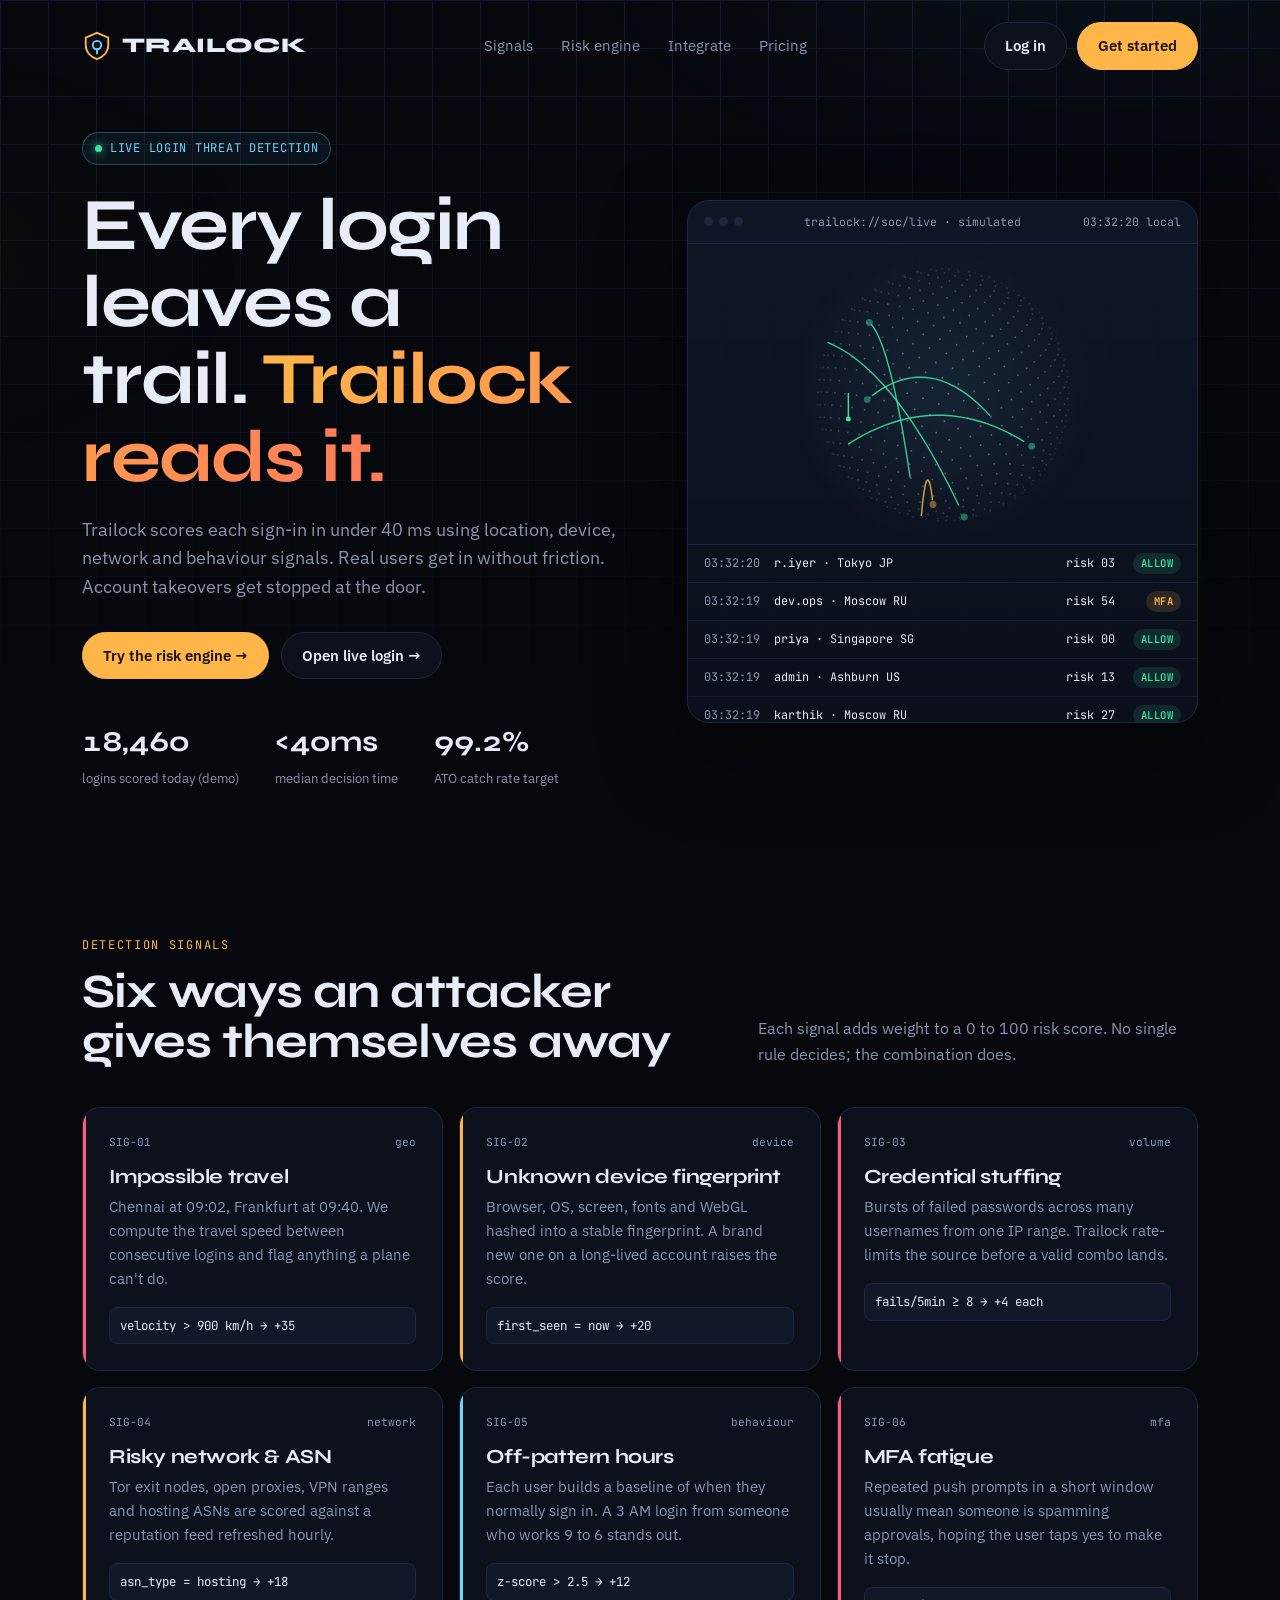
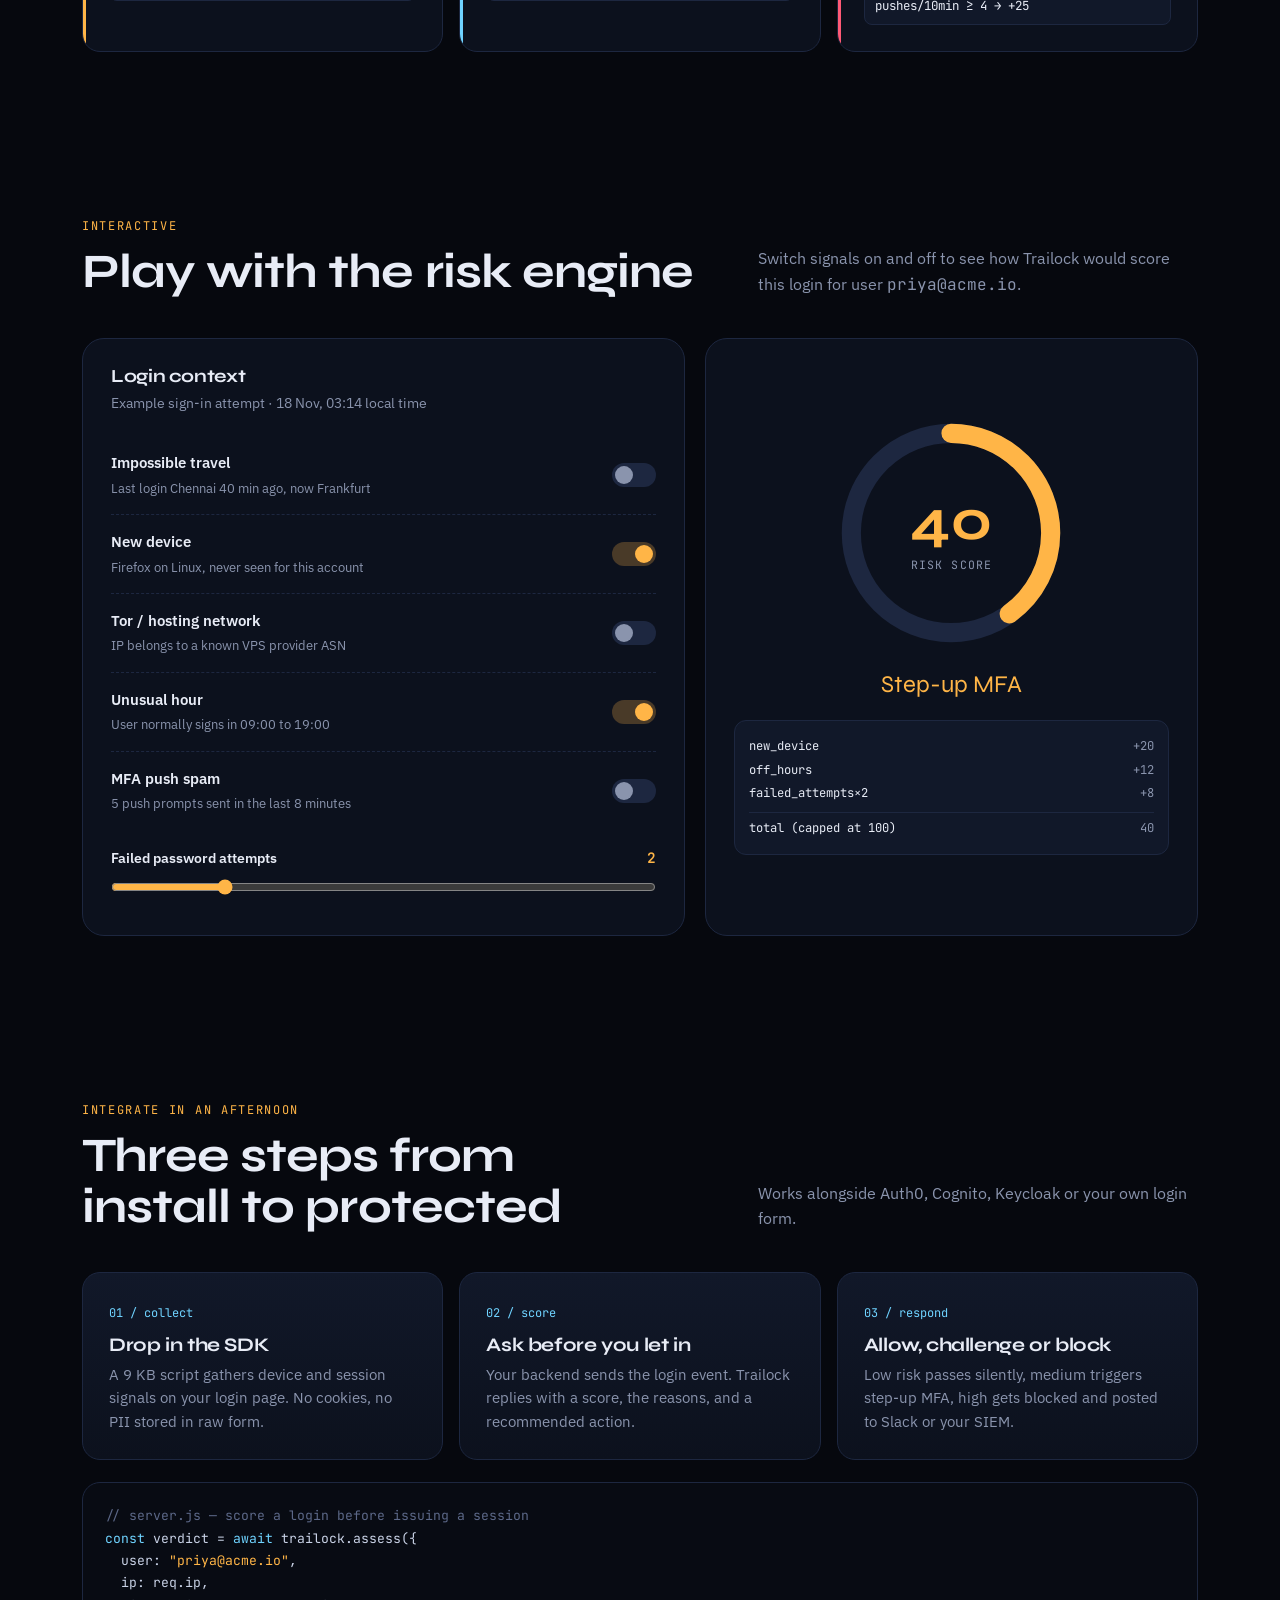
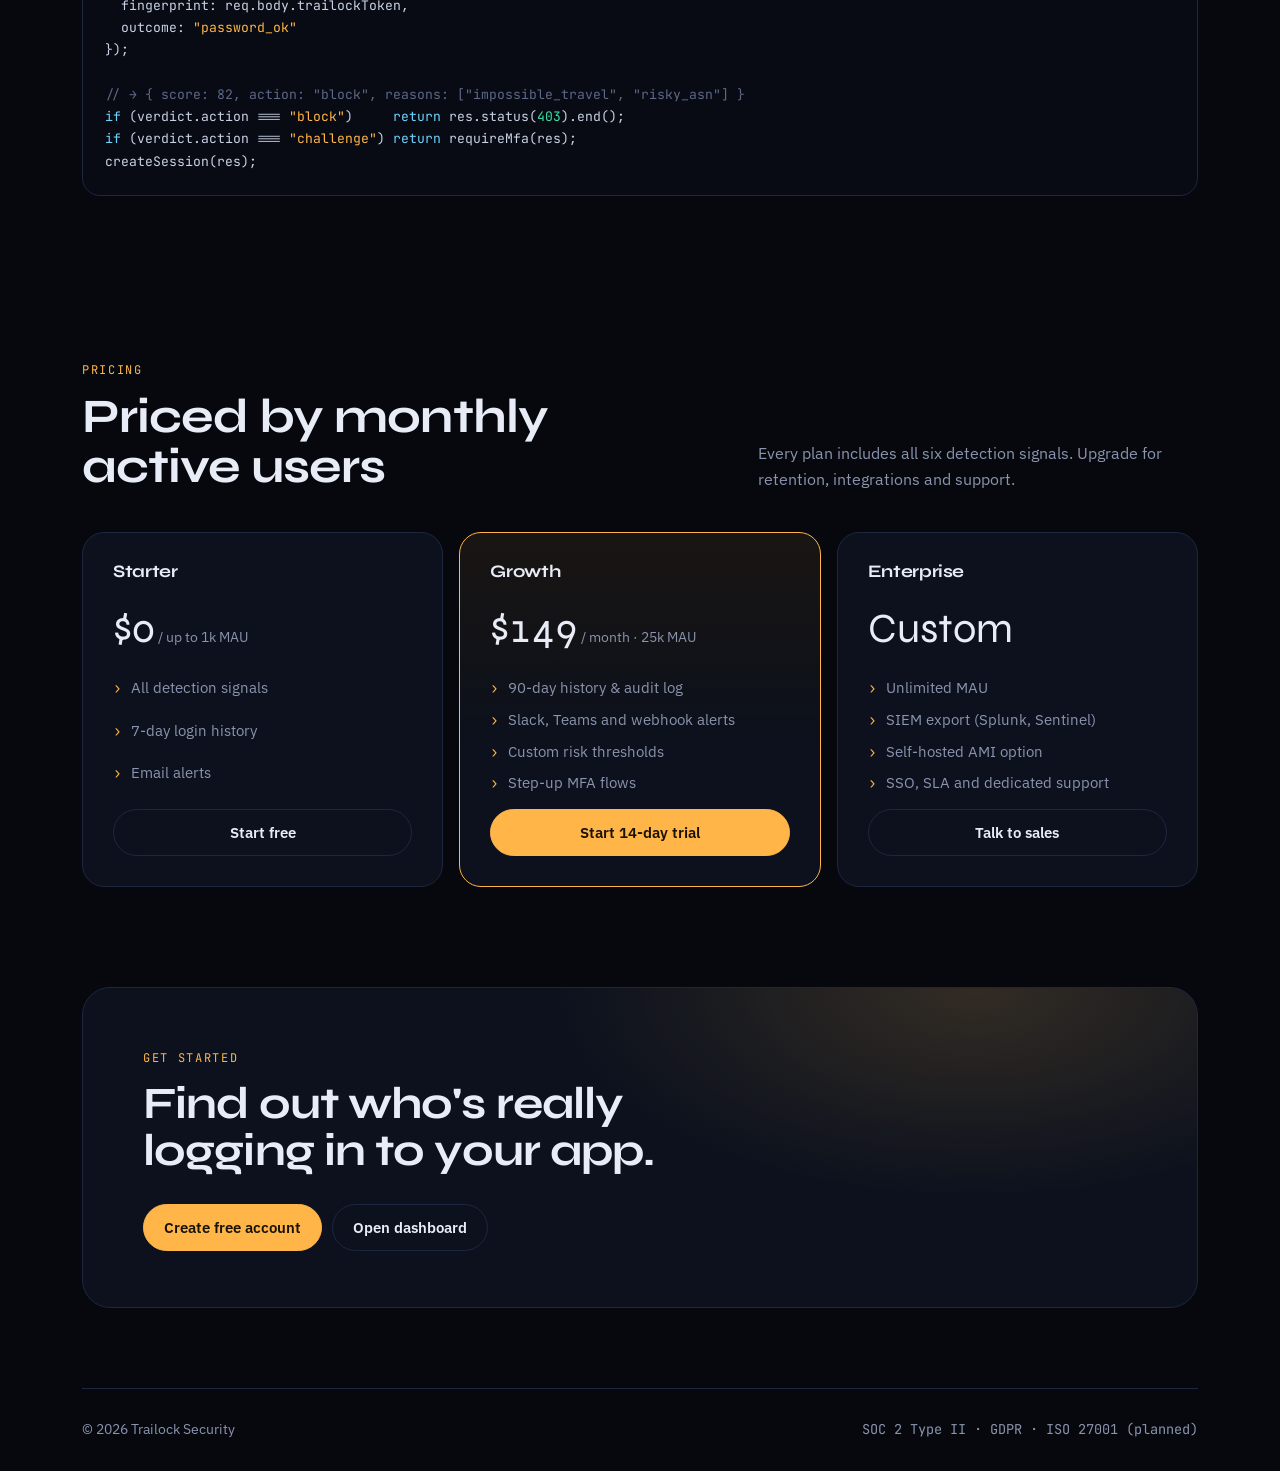
<file: static/index.html>
<!DOCTYPE html>
<html lang="en">
<head>
<meta charset="utf-8">
<meta name="viewport" content="width=device-width, initial-scale=1">
<title>Trailock Login Defense</title>
<link rel="preconnect" href="https://fonts.googleapis.com">
<link rel="preconnect" href="https://fonts.gstatic.com" crossorigin>
<link href="https://fonts.googleapis.com/css2?family=Syne:wght@600;700;800&family=IBM+Plex+Sans:wght@400;500;600&family=JetBrains+Mono:wght@400;600&display=swap" rel="stylesheet">
<style>
/* Layout idea: a night-shift SOC console. Rotating login globe + live feed up top,
   a playable risk engine in the middle, signals / flow / pricing below. Single dark theme by choice. */
:root{
  --bg:#06080e; --panel:#0c111d; --panel-2:#111829; --line:#1d2740;
  --text:#e8ecf6; --muted:#8a94ad;
  --amber:#ffb547; --ice:#6fd3ff; --danger:#ff5a76; --ok:#3ee0a4;
  --display:"Syne", "Segoe UI", system-ui, sans-serif;
  --body:"IBM Plex Sans", "Segoe UI", system-ui, sans-serif;
  --mono:"JetBrains Mono", ui-monospace, Consolas, monospace;
  color-scheme:dark;
}
*{box-sizing:border-box;margin:0;padding:0}
html{scroll-behavior:smooth}
body{background:var(--bg);color:var(--text);font-family:var(--body);line-height:1.6;overflow-x:hidden}
body::before{content:"";position:fixed;inset:0;pointer-events:none;z-index:0;
  background:
   radial-gradient(900px 500px at 85% -10%, rgba(111,211,255,.10), transparent 60%),
   radial-gradient(700px 400px at -10% 30%, rgba(255,181,71,.07), transparent 60%),
   linear-gradient(var(--line) 1px, transparent 1px) 0 0/48px 48px,
   linear-gradient(90deg, var(--line) 1px, transparent 1px) 0 0/48px 48px;
  opacity:.55; mask-image:linear-gradient(#000 0%, transparent 85%)}
a{color:inherit;text-decoration:none}
.wrap{max-width:1180px;margin:0 auto;padding:0 clamp(16px,4vw,32px);position:relative;z-index:1}
h1,h2,h3{font-family:var(--display);line-height:1.05;text-wrap:balance;letter-spacing:-.02em}
.mono{font-family:var(--mono)}
:focus-visible{outline:2px solid var(--amber);outline-offset:3px;border-radius:6px}

/* nav */
nav{display:flex;align-items:center;justify-content:space-between;padding:22px 0;gap:16px}
.logo{display:flex;align-items:center;gap:10px;font-family:var(--display);font-weight:800;font-size:1.3rem;letter-spacing:.02em}
.logo svg{width:30px;height:30px}
.links{display:flex;gap:28px;font-size:.92rem;color:var(--muted)}
.links a:hover{color:var(--text)}
.btn{display:inline-flex;align-items:center;gap:8px;padding:11px 20px;border-radius:999px;font-weight:600;font-size:.92rem;border:1px solid var(--line);background:var(--panel);color:var(--text);cursor:pointer;transition:.2s;font-family:var(--body)}
.btn:hover{border-color:var(--ice)}
.btn.primary{background:var(--amber);color:#1a1205;border-color:var(--amber);box-shadow:0 0 0 0 rgba(255,181,71,.5)}
.btn.primary:hover{box-shadow:0 0 28px rgba(255,181,71,.45)}

/* hero */
.hero{display:grid;grid-template-columns:1.05fr .95fr;gap:40px;align-items:center;padding:40px 0 60px}
.tag{display:inline-flex;align-items:center;gap:8px;font-family:var(--mono);font-size:.75rem;color:var(--ice);border:1px solid rgba(111,211,255,.3);padding:6px 12px;border-radius:999px;background:rgba(111,211,255,.06);letter-spacing:.06em;text-transform:uppercase}
.dot{width:7px;height:7px;border-radius:50%;background:var(--ok);box-shadow:0 0 10px var(--ok);animation:pulse 1.6s infinite}
@keyframes pulse{50%{opacity:.35}}
.hero h1{font-size:clamp(2.6rem,6vw,4.6rem);margin:22px 0 20px}
.hero h1 em{font-style:normal;background:linear-gradient(90deg,var(--amber),#ff7a59);-webkit-background-clip:text;background-clip:text;color:transparent}
.hero p.lead{color:var(--muted);font-size:1.12rem;max-width:52ch}
.cta{display:flex;gap:12px;margin-top:30px;flex-wrap:wrap}
.stats{display:flex;gap:36px;margin-top:40px;flex-wrap:wrap}
.stats b{display:block;font-family:var(--display);font-size:1.8rem;font-variant-numeric:tabular-nums}
.stats span{font-size:.82rem;color:var(--muted)}

.console{position:relative;border:1px solid var(--line);border-radius:22px;background:linear-gradient(180deg,rgba(17,24,41,.85),rgba(12,17,29,.9));overflow:hidden;box-shadow:0 30px 80px rgba(0,0,0,.5)}
.console-head{display:flex;justify-content:space-between;align-items:center;padding:12px 16px;border-bottom:1px solid var(--line);font-family:var(--mono);font-size:.72rem;color:var(--muted)}
.console-head .lights{display:flex;gap:6px}.lights i{width:9px;height:9px;border-radius:50%;background:var(--line)}
#globe{display:block;width:100%;height:300px}
.feed{border-top:1px solid var(--line);font-family:var(--mono);font-size:.74rem;height:178px;overflow:hidden}
.row{display:grid;grid-template-columns:62px 1fr 92px 58px;gap:8px;padding:8px 16px;border-bottom:1px solid rgba(29,39,64,.6);align-items:center;animation:slide .4s ease}
@keyframes slide{from{background:rgba(255,181,71,.08)}}
.row .who{white-space:nowrap;overflow:hidden;text-overflow:ellipsis}
.row .t{color:var(--muted)}
.pill{justify-self:end;padding:2px 8px;border-radius:999px;font-size:.66rem;font-weight:600;letter-spacing:.04em}
.pill.allow{background:rgba(62,224,164,.12);color:var(--ok)}
.pill.mfa{background:rgba(255,181,71,.14);color:var(--amber)}
.pill.block{background:rgba(255,90,118,.14);color:var(--danger)}
.score{text-align:right;font-variant-numeric:tabular-nums}

/* sections */
section{padding:80px 0}
.eyebrow{font-family:var(--mono);font-size:.75rem;color:var(--amber);letter-spacing:.14em;text-transform:uppercase}
.sec-head{display:flex;justify-content:space-between;align-items:end;gap:30px;flex-wrap:wrap;margin-bottom:40px}
.sec-head h2{font-size:clamp(2rem,4vw,3rem);margin-top:10px;max-width:18ch}
.sec-head p{color:var(--muted);max-width:44ch}

/* signals */
.grid{display:grid;grid-template-columns:repeat(3,1fr);gap:16px}
.card{position:relative;padding:26px;border:1px solid var(--line);border-radius:18px;background:var(--panel);transition:.25s;overflow:hidden}
.card:hover{border-color:rgba(111,211,255,.45);transform:translateY(-3px)}
.card::after{content:"";position:absolute;left:0;top:0;bottom:0;width:3px;background:var(--sev,var(--ice))}
.card .k{font-family:var(--mono);font-size:.7rem;color:var(--muted);display:flex;justify-content:space-between}
.card h3{font-size:1.25rem;margin:14px 0 8px}
.card p{color:var(--muted);font-size:.93rem}
.card .metric{margin-top:16px;font-family:var(--mono);font-size:.78rem;color:var(--text);background:var(--panel-2);padding:8px 10px;border-radius:8px;border:1px solid var(--line)}

/* risk engine */
.engine{display:grid;grid-template-columns:1.1fr .9fr;gap:20px}
.panel{border:1px solid var(--line);border-radius:22px;background:var(--panel);padding:28px}
.panel h3{font-size:1.15rem;margin-bottom:6px}
.panel .sub{color:var(--muted);font-size:.88rem;margin-bottom:22px}
.toggle{display:flex;align-items:center;justify-content:space-between;gap:14px;padding:14px 0;border-bottom:1px dashed var(--line);cursor:pointer}
.toggle:last-of-type{border-bottom:0}
.toggle .lbl b{display:block;font-weight:600;font-size:.95rem}
.toggle .lbl span{font-size:.8rem;color:var(--muted)}
.sw{position:relative;width:44px;height:24px;flex:none}
.sw input{position:absolute;opacity:0;inset:0;cursor:pointer}
.sw i{position:absolute;inset:0;border-radius:999px;background:var(--line);transition:.2s}
.sw i::after{content:"";position:absolute;width:18px;height:18px;left:3px;top:3px;border-radius:50%;background:var(--muted);transition:.2s}
.sw input:checked+i{background:rgba(255,181,71,.25)}
.sw input:checked+i::after{left:23px;background:var(--amber)}
.sw input:focus-visible+i{outline:2px solid var(--amber);outline-offset:2px}
.range{padding:16px 0 4px}
.range label{display:flex;justify-content:space-between;font-size:.9rem;font-weight:600}
.range label span{font-family:var(--mono);color:var(--amber)}
input[type=range]{width:100%;margin-top:10px;accent-color:var(--amber)}
.verdict{display:flex;flex-direction:column;align-items:center;justify-content:center;text-align:center}
.gauge{position:relative;width:230px;height:230px}
.gauge svg{width:100%;height:100%;transform:rotate(-90deg)}
.gauge .num{position:absolute;inset:0;display:flex;flex-direction:column;align-items:center;justify-content:center}
.gauge .num b{font-family:var(--display);font-size:3.6rem;font-variant-numeric:tabular-nums;line-height:1}
.gauge .num span{font-family:var(--mono);font-size:.72rem;color:var(--muted);margin-top:6px;letter-spacing:.1em}
.decision{margin-top:18px;font-family:var(--display);font-size:1.5rem}
.why{margin-top:16px;width:100%;text-align:left;font-family:var(--mono);font-size:.76rem;color:var(--muted);background:var(--panel-2);border:1px solid var(--line);border-radius:12px;padding:14px;min-height:96px}
.why div{display:flex;justify-content:space-between;padding:2px 0}
.why div b{color:var(--text);font-weight:400}

/* flow */
.flow{display:grid;grid-template-columns:repeat(3,1fr);gap:16px;counter-reset:s}
.step{padding:26px;border-radius:18px;border:1px solid var(--line);background:linear-gradient(180deg,var(--panel-2),var(--panel))}
.step .n{font-family:var(--mono);font-size:.75rem;color:var(--ice)}
.step h3{font-size:1.2rem;margin:10px 0 8px}
.step p{color:var(--muted);font-size:.92rem}
pre{margin-top:22px;padding:22px;border-radius:18px;border:1px solid var(--line);background:#080b13;font-family:var(--mono);font-size:.82rem;line-height:1.7;overflow-x:auto;color:#c9d2e6}
pre .c{color:#5c6888}.s{color:var(--amber)}.k2{color:var(--ice)}.g{color:var(--ok)}

/* pricing */
.prices{display:grid;grid-template-columns:repeat(3,1fr);gap:16px}
.price{padding:30px;border:1px solid var(--line);border-radius:22px;background:var(--panel);display:flex;flex-direction:column;gap:14px}
.price.hot{border-color:var(--amber);background:linear-gradient(180deg,rgba(255,181,71,.08),var(--panel) 60%)}
.price h3{font-size:1.1rem}
.price .amt{font-family:var(--display);font-size:2.6rem;font-variant-numeric:tabular-nums}
.price .amt small{font-size:.9rem;color:var(--muted);font-family:var(--body);font-weight:400}
.price ul{list-style:none;display:grid;gap:8px;font-size:.92rem;color:var(--muted);flex:1}
.price li::before{content:"› ";color:var(--amber);font-family:var(--mono)}
.price .btn{justify-content:center}

/* final cta */
.final{margin:20px 0 80px;padding:56px clamp(20px,5vw,60px);border-radius:28px;border:1px solid var(--line);background:radial-gradient(600px 300px at 80% 0%,rgba(255,181,71,.16),transparent 70%),var(--panel);display:flex;justify-content:space-between;align-items:center;gap:30px;flex-wrap:wrap}
.final h2{font-size:clamp(1.8rem,4vw,2.8rem);max-width:20ch}
form.demo{display:flex;gap:10px;flex-wrap:wrap}
form.demo input{padding:12px 18px;border-radius:999px;border:1px solid var(--line);background:var(--bg);color:var(--text);font-family:var(--body);min-width:240px;font-size:.92rem}
.note{font-size:.82rem;color:var(--ok);margin-top:10px;min-height:1.2em;font-family:var(--mono)}
footer{border-top:1px solid var(--line);padding:30px 0;color:var(--muted);font-size:.85rem;display:flex;justify-content:space-between;flex-wrap:wrap;gap:12px}

@media (max-width:920px){
  .hero,.engine{grid-template-columns:1fr}
  .grid,.flow,.prices{grid-template-columns:1fr 1fr}
  .links{display:none}
}
@media (max-width:600px){
  .grid,.flow,.prices{grid-template-columns:1fr}
  .row{grid-template-columns:52px 1fr 54px}
  .row .t{display:none}
}
@media (prefers-reduced-motion:reduce){*{animation:none!important;transition:none!important}html{scroll-behavior:auto}}
</style>
</head>
<body>
<div class="wrap">
  <nav>
    <a class="logo" href="#top" aria-label="Trailock home">
      <svg viewBox="0 0 32 32" fill="none" aria-hidden="true"><path d="M16 2 28 7v8c0 7.5-5.2 12.8-12 15C9.2 27.8 4 22.5 4 15V7l12-5Z" stroke="#ffb547" stroke-width="2"/><circle cx="16" cy="15" r="4.5" stroke="#6fd3ff" stroke-width="2"/><path d="M16 19.5V24" stroke="#6fd3ff" stroke-width="2" stroke-linecap="round"/></svg>
      TRAILOCK
    </a>
    <div class="links">
      <a href="#signals">Signals</a><a href="#engine">Risk engine</a><a href="#how">Integrate</a><a href="#pricing">Pricing</a>
    </div>
    <div style="display:flex;gap:10px"><a class="btn" href="/login">Log in</a><a class="btn primary" href="/register">Get started</a></div>
  </nav>

  <header class="hero" id="top">
    <div>
      <span class="tag"><i class="dot"></i>Live login threat detection</span>
      <h1>Every login leaves a trail. <em>Trailock reads it.</em></h1>
      <p class="lead">Trailock scores each sign-in in under 40 ms using location, device, network and behaviour signals. Real users get in without friction. Account takeovers get stopped at the door.</p>
      <div class="cta">
        <a class="btn primary" href="#engine">Try the risk engine →</a>
        <a class="btn" href="/login">Open live login →</a>
      </div>
      <div class="stats">
        <div><b id="c1">0</b><span>logins scored today (demo)</span></div>
        <div><b>&lt;40ms</b><span>median decision time</span></div>
        <div><b>99.2%</b><span>ATO catch rate target</span></div>
      </div>
    </div>

    <div class="console" aria-label="Simulated live login monitor">
      <div class="console-head"><div class="lights"><i></i><i></i><i></i></div><span>trailock://soc/live · simulated</span><span id="clock">--:--:--</span></div>
      <canvas id="globe" aria-hidden="true"></canvas>
      <div class="feed" id="feed"></div>
    </div>
  </header>
</div>

<section id="signals">
  <div class="wrap">
    <div class="sec-head">
      <div><span class="eyebrow">Detection signals</span><h2>Six ways an attacker gives themselves away</h2></div>
      <p>Each signal adds weight to a 0 to 100 risk score. No single rule decides; the combination does.</p>
    </div>
    <div class="grid">
      <article class="card" style="--sev:var(--danger)"><div class="k"><span>SIG-01</span><span>geo</span></div><h3>Impossible travel</h3><p>Chennai at 09:02, Frankfurt at 09:40. We compute the travel speed between consecutive logins and flag anything a plane can't do.</p><div class="metric">velocity &gt; 900 km/h → +35</div></article>
      <article class="card" style="--sev:var(--amber)"><div class="k"><span>SIG-02</span><span>device</span></div><h3>Unknown device fingerprint</h3><p>Browser, OS, screen, fonts and WebGL hashed into a stable fingerprint. A brand new one on a long-lived account raises the score.</p><div class="metric">first_seen = now → +20</div></article>
      <article class="card" style="--sev:var(--danger)"><div class="k"><span>SIG-03</span><span>volume</span></div><h3>Credential stuffing</h3><p>Bursts of failed passwords across many usernames from one IP range. Trailock rate-limits the source before a valid combo lands.</p><div class="metric">fails/5min ≥ 8 → +4 each</div></article>
      <article class="card" style="--sev:var(--amber)"><div class="k"><span>SIG-04</span><span>network</span></div><h3>Risky network &amp; ASN</h3><p>Tor exit nodes, open proxies, VPN ranges and hosting ASNs are scored against a reputation feed refreshed hourly.</p><div class="metric">asn_type = hosting → +18</div></article>
      <article class="card" style="--sev:var(--ice)"><div class="k"><span>SIG-05</span><span>behaviour</span></div><h3>Off-pattern hours</h3><p>Each user builds a baseline of when they normally sign in. A 3 AM login from someone who works 9 to 6 stands out.</p><div class="metric">z-score &gt; 2.5 → +12</div></article>
      <article class="card" style="--sev:var(--danger)"><div class="k"><span>SIG-06</span><span>mfa</span></div><h3>MFA fatigue</h3><p>Repeated push prompts in a short window usually mean someone is spamming approvals, hoping the user taps yes to make it stop.</p><div class="metric">pushes/10min ≥ 4 → +25</div></article>
    </div>
  </div>
</section>

<section id="engine">
  <div class="wrap">
    <div class="sec-head">
      <div><span class="eyebrow">Interactive</span><h2>Play with the risk engine</h2></div>
      <p>Switch signals on and off to see how Trailock would score this login for user <span class="mono">priya@acme.io</span>.</p>
    </div>
    <div class="engine">
      <div class="panel">
        <h3>Login context</h3>
        <p class="sub">Example sign-in attempt · 18 Nov, 03:14 local time</p>
        <label class="toggle" for="s-travel"><span class="lbl"><b>Impossible travel</b><span>Last login Chennai 40 min ago, now Frankfurt</span></span><span class="sw"><input type="checkbox" id="s-travel" data-w="35" data-n="impossible_travel"><i></i></span></label>
        <label class="toggle" for="s-device"><span class="lbl"><b>New device</b><span>Firefox on Linux, never seen for this account</span></span><span class="sw"><input type="checkbox" id="s-device" data-w="20" data-n="new_device" checked><i></i></span></label>
        <label class="toggle" for="s-tor"><span class="lbl"><b>Tor / hosting network</b><span>IP belongs to a known VPS provider ASN</span></span><span class="sw"><input type="checkbox" id="s-tor" data-w="18" data-n="risky_asn"><i></i></span></label>
        <label class="toggle" for="s-hour"><span class="lbl"><b>Unusual hour</b><span>User normally signs in 09:00 to 19:00</span></span><span class="sw"><input type="checkbox" id="s-hour" data-w="12" data-n="off_hours" checked><i></i></span></label>
        <label class="toggle" for="s-mfa"><span class="lbl"><b>MFA push spam</b><span>5 push prompts sent in the last 8 minutes</span></span><span class="sw"><input type="checkbox" id="s-mfa" data-w="25" data-n="mfa_fatigue"><i></i></span></label>
        <div class="range">
          <label for="fails">Failed password attempts <span id="failv">2</span></label>
          <input type="range" id="fails" min="0" max="10" value="2">
        </div>
      </div>
      <div class="panel verdict" aria-live="polite">
        <div class="gauge">
          <svg viewBox="0 0 120 120"><circle cx="60" cy="60" r="52" fill="none" stroke="#1d2740" stroke-width="10"/><circle id="arc" cx="60" cy="60" r="52" fill="none" stroke="#ffb547" stroke-width="10" stroke-linecap="round" stroke-dasharray="326.7" stroke-dashoffset="326.7" style="transition:stroke-dashoffset .5s,stroke .3s"/></svg>
          <div class="num"><b id="score">0</b><span>RISK SCORE</span></div>
        </div>
        <div class="decision" id="decision">Allow</div>
        <div class="why" id="why"></div>
      </div>
    </div>
  </div>
</section>

<section id="how">
  <div class="wrap">
    <div class="sec-head">
      <div><span class="eyebrow">Integrate in an afternoon</span><h2>Three steps from install to protected</h2></div>
      <p>Works alongside Auth0, Cognito, Keycloak or your own login form.</p>
    </div>
    <div class="flow">
      <div class="step"><span class="n">01 / collect</span><h3>Drop in the SDK</h3><p>A 9 KB script gathers device and session signals on your login page. No cookies, no PII stored in raw form.</p></div>
      <div class="step"><span class="n">02 / score</span><h3>Ask before you let in</h3><p>Your backend sends the login event. Trailock replies with a score, the reasons, and a recommended action.</p></div>
      <div class="step"><span class="n">03 / respond</span><h3>Allow, challenge or block</h3><p>Low risk passes silently, medium triggers step-up MFA, high gets blocked and posted to Slack or your SIEM.</p></div>
    </div>
<pre><span class="c">// server.js — score a login before issuing a session</span>
<span class="k2">const</span> verdict = <span class="k2">await</span> trailock.assess({
  user: <span class="s">"priya@acme.io"</span>,
  ip: req.ip,
  fingerprint: req.body.trailockToken,
  outcome: <span class="s">"password_ok"</span>
});

<span class="c">// → { score: 82, action: "block", reasons: ["impossible_travel", "risky_asn"] }</span>
<span class="k2">if</span> (verdict.action === <span class="s">"block"</span>)     <span class="k2">return</span> res.status(<span class="g">403</span>).end();
<span class="k2">if</span> (verdict.action === <span class="s">"challenge"</span>) <span class="k2">return</span> requireMfa(res);
createSession(res);</pre>
  </div>
</section>

<section id="pricing">
  <div class="wrap">
    <div class="sec-head">
      <div><span class="eyebrow">Pricing</span><h2>Priced by monthly active users</h2></div>
      <p>Every plan includes all six detection signals. Upgrade for retention, integrations and support.</p>
    </div>
    <div class="prices">
      <div class="price"><h3>Starter</h3><div class="amt">$0<small> / up to 1k MAU</small></div><ul><li>All detection signals</li><li>7-day login history</li><li>Email alerts</li></ul><a class="btn" href="/register">Start free</a></div>
      <div class="price hot"><h3>Growth</h3><div class="amt">$149<small> / month · 25k MAU</small></div><ul><li>90-day history &amp; audit log</li><li>Slack, Teams and webhook alerts</li><li>Custom risk thresholds</li><li>Step-up MFA flows</li></ul><a class="btn primary" href="/register">Start 14-day trial</a></div>
      <div class="price"><h3>Enterprise</h3><div class="amt">Custom</div><ul><li>Unlimited MAU</li><li>SIEM export (Splunk, Sentinel)</li><li>Self-hosted AMI option</li><li>SSO, SLA and dedicated support</li></ul><a class="btn" href="/register">Talk to sales</a></div>
    </div>
  </div>
</section>

<div class="wrap">
  <div class="final" id="demo">
    <div><span class="eyebrow">Get started</span><h2 style="margin-top:10px">Find out who's really logging in to your app.</h2></div>
    <div>
      <div style="display:flex;gap:10px;flex-wrap:wrap"><a class="btn primary" href="/register">Create free account</a><a class="btn" href="/dashboard">Open dashboard</a></div>
    </div>
  </div>
  <footer><span>© 2026 Trailock Security</span><span class="mono">SOC 2 Type II · GDPR · ISO 27001 (planned)</span></footer>
</div>

<script>
(() => {
  const reduce = matchMedia('(prefers-reduced-motion: reduce)').matches;

  /* ---------- globe ---------- */
  const cv = document.getElementById('globe'), ctx = cv.getContext('2d');
  let W, H, R, dpr = Math.min(devicePixelRatio || 1, 2);
  const pts = [], N = 900;
  for (let i = 0; i < N; i++) {           // fibonacci sphere
    const y = 1 - (i / (N - 1)) * 2, r = Math.sqrt(1 - y * y), th = Math.PI * (3 - Math.sqrt(5)) * i;
    pts.push([Math.cos(th) * r, y, Math.sin(th) * r]);
  }
  const pings = [];
  function size() {
    const b = cv.getBoundingClientRect(); W = b.width; H = b.height;
    cv.width = W * dpr; cv.height = H * dpr; ctx.setTransform(dpr, 0, 0, dpr, 0, 0);
    R = Math.min(W, H) * 0.42;
  }
  size(); addEventListener('resize', size);
  let rot = 0;
  function proj(p) {
    const c = Math.cos(rot), s = Math.sin(rot), tilt = 0.35;
    let x = p[0] * c - p[2] * s, z = p[0] * s + p[2] * c, y = p[1];
    const y2 = y * Math.cos(tilt) - z * Math.sin(tilt), z2 = y * Math.sin(tilt) + z * Math.cos(tilt);
    return [W / 2 + x * R, H / 2 + y2 * R, z2];
  }
  function draw() {
    ctx.clearRect(0, 0, W, H);
    const g = ctx.createRadialGradient(W/2, H/2, R*0.2, W/2, H/2, R*1.25);
    g.addColorStop(0, 'rgba(111,211,255,.08)'); g.addColorStop(1, 'rgba(111,211,255,0)');
    ctx.fillStyle = g; ctx.beginPath(); ctx.arc(W/2, H/2, R*1.25, 0, 7); ctx.fill();
    for (const p of pts) {
      const [x, y, z] = proj(p); if (z < -0.05) continue;
      ctx.fillStyle = `rgba(138,148,173,${0.15 + z * 0.55})`;
      ctx.fillRect(x, y, 1.6, 1.6);
    }
    for (let i = pings.length - 1; i >= 0; i--) {
      const k = pings[i]; k.t += 0.012;
      const a = proj(k.a), b = proj(k.b);
      if (k.t > 1.6) { pings.splice(i, 1); continue; }
      if (a[2] < 0 && b[2] < 0) continue;
      const col = k.c, prog = Math.min(k.t, 1);
      const mx = (a[0] + b[0]) / 2, my = (a[1] + b[1]) / 2 - 60;
      ctx.strokeStyle = col; ctx.globalAlpha = Math.max(0, 1 - Math.max(0, k.t - 1) * 1.6); ctx.lineWidth = 1.4;
      ctx.beginPath(); ctx.moveTo(a[0], a[1]);
      for (let s = 0; s <= prog; s += 0.04) {
        const x = (1-s)*(1-s)*a[0] + 2*(1-s)*s*mx + s*s*b[0], y = (1-s)*(1-s)*a[1] + 2*(1-s)*s*my + s*s*b[1];
        ctx.lineTo(x, y);
      }
      ctx.stroke();
      ctx.fillStyle = col; ctx.beginPath(); ctx.arc(b[0], b[1], 2.5 + (k.t > 1 ? (k.t - 1) * 14 : 0), 0, 7);
      ctx.globalAlpha *= k.t > 1 ? 0.5 : 1; ctx.fill(); ctx.globalAlpha = 1;
    }
    if (!reduce) rot += 0.0025;
    requestAnimationFrame(draw);
  }
  draw();

  /* ---------- live feed (simulated) ---------- */
  const users = ['arun.k','priya','meera.s','dev.ops','j.fernandes','nisha','r.iyer','admin','svc-backup','karthik','li.wei','ops-root'];
  const places = ['Chennai IN','Bengaluru IN','Frankfurt DE','Singapore SG','Ashburn US','São Paulo BR','Lagos NG','Moscow RU','Dublin IE','Tokyo JP'];
  const feed = document.getElementById('feed');
  let count = 18432;
  const c1 = document.getElementById('c1');
  function push() {
    const sc = Math.random() < 0.65 ? Math.floor(Math.random() * 30) : Math.random() < 0.6 ? 40 + Math.floor(Math.random() * 30) : 72 + Math.floor(Math.random() * 27);
    const act = sc < 35 ? 'allow' : sc < 70 ? 'mfa' : 'block';
    const now = new Date();
    const row = document.createElement('div'); row.className = 'row';
    row.innerHTML = `<span class="t">${now.toTimeString().slice(0,8)}</span><span class="who">${users[Math.random()*users.length|0]} · ${places[Math.random()*places.length|0]}</span><span class="score">risk ${String(sc).padStart(2,'0')}</span><span class="pill ${act}">${act === 'mfa' ? 'MFA' : act.toUpperCase()}</span>`;
    feed.prepend(row); while (feed.children.length > 8) feed.lastChild.remove();
    const rp = () => pts[Math.random() * N | 0];
    pings.push({ a: rp(), b: rp(), t: 0, c: act === 'allow' ? '#3ee0a4' : act === 'mfa' ? '#ffb547' : '#ff5a76' });
    count += 1 + (Math.random() * 7 | 0); c1.textContent = count.toLocaleString('en-US');
  }
  for (let i = 0; i < 6; i++) push();
  setInterval(push, 1400);
  const clock = document.getElementById('clock');
  setInterval(() => clock.textContent = new Date().toTimeString().slice(0, 8) + ' local', 1000);

  /* ---------- risk engine ---------- */
  const boxes = [...document.querySelectorAll('.engine input[type=checkbox]')];
  const fails = document.getElementById('fails'), failv = document.getElementById('failv');
  const arc = document.getElementById('arc'), scoreEl = document.getElementById('score'), dec = document.getElementById('decision'), why = document.getElementById('why');
  function score() {
    let s = 0; const reasons = [];
    boxes.forEach(b => { if (b.checked) { s += +b.dataset.w; reasons.push([b.dataset.n, +b.dataset.w]); } });
    const f = +fails.value; failv.textContent = f;
    if (f > 0) { const w = f * 4; s += w; reasons.push(['failed_attempts×' + f, w]); }
    s = Math.min(100, s);
    const col = s < 35 ? '#3ee0a4' : s < 70 ? '#ffb547' : '#ff5a76';
    arc.style.strokeDashoffset = 326.7 * (1 - s / 100); arc.style.stroke = col;
    scoreEl.textContent = s; scoreEl.style.color = col;
    dec.textContent = s < 35 ? 'Allow silently' : s < 70 ? 'Step-up MFA' : 'Block & alert SOC'; dec.style.color = col;
    why.innerHTML = reasons.length
      ? reasons.map(([n, w]) => `<div><b>${n}</b><span>+${w}</span></div>`).join('') + `<div style="border-top:1px solid #1d2740;margin-top:6px;padding-top:6px"><b>total (capped at 100)</b><span>${s}</span></div>`
      : '<div><b>no risk signals</b><span>+0</span></div>';
  }
  boxes.forEach(b => b.addEventListener('change', score)); fails.addEventListener('input', score); score();

})();
</script>
</body>
</html>
</file>
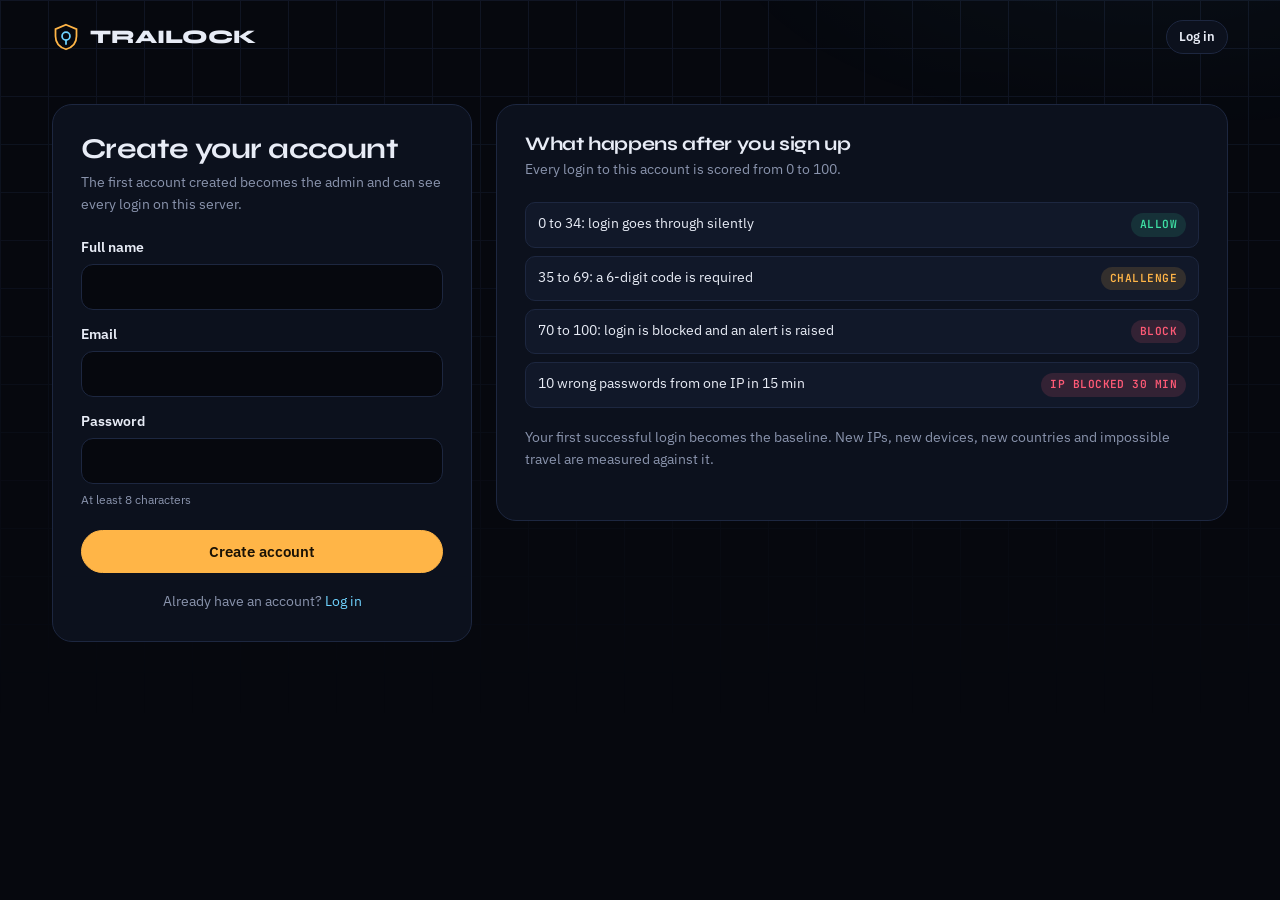
<file: static/register.html>
<!DOCTYPE html>
<html lang="en">
<head>
<meta charset="utf-8">
<meta name="viewport" content="width=device-width, initial-scale=1">
<title>Create account · Trailock</title>
<link rel="preconnect" href="https://fonts.googleapis.com">
<link href="https://fonts.googleapis.com/css2?family=Syne:wght@700;800&family=IBM+Plex+Sans:wght@400;500;600&family=JetBrains+Mono:wght@400;600&display=swap" rel="stylesheet">
<link rel="stylesheet" href="/static/app.css">
</head>
<body>
<div class="wrap">
  <nav class="top"><a class="logo" href="/" data-logo>TRAILOCK</a><a class="btn small" href="/login">Log in</a></nav>
  <div class="auth">
    <div class="card">
      <h1>Create your account</h1>
      <p class="sub">The first account created becomes the admin and can see every login on this server.</p>
      <form id="f">
        <div class="field"><label for="name">Full name</label><input id="name" required autocomplete="name"></div>
        <div class="field"><label for="email">Email</label><input id="email" type="email" required autocomplete="email"></div>
        <div class="field"><label for="pw">Password</label><input id="pw" type="password" minlength="8" required autocomplete="new-password"><small>At least 8 characters</small></div>
        <button class="btn primary" id="go" type="submit">Create account</button>
      </form>
      <div class="msg" id="msg"></div>
      <p class="alt">Already have an account? <a href="/login">Log in</a></p>
    </div>
    <div class="card result">
      <h2>What happens after you sign up</h2>
      <p class="sub">Every login to this account is scored from 0 to 100.</p>
      <div class="reasons">
        <div class="reason"><span>0 to 34: login goes through silently</span><b class="pill allow">allow</b></div>
        <div class="reason"><span>35 to 69: a 6-digit code is required</span><b class="pill challenge">challenge</b></div>
        <div class="reason"><span>70 to 100: login is blocked and an alert is raised</span><b class="pill block">block</b></div>
        <div class="reason"><span>10 wrong passwords from one IP in 15 min</span><b class="pill deny">IP blocked 30 min</b></div>
      </div>
      <p class="sub" style="margin-top:18px">Your first successful login becomes the baseline. New IPs, new devices, new countries and impossible travel are measured against it.</p>
    </div>
  </div>
</div>
<script src="/static/common.js"></script>
<script>
const f = document.getElementById('f'), msg = document.getElementById('msg'), go = document.getElementById('go');
f.addEventListener('submit', async e => {
  e.preventDefault(); go.disabled = true;
  try {
    const r = await api('/api/register', { method: 'POST', body: {
      name: document.getElementById('name').value, email: document.getElementById('email').value,
      password: document.getElementById('pw').value } });
    msg.className = 'msg show ok';
    msg.textContent = (r.admin ? 'Admin account created. ' : 'Account created. ') + 'Taking you to log in…';
    setTimeout(() => location.href = '/login?email=' + encodeURIComponent(document.getElementById('email').value), 1200);
  } catch (err) { msg.className = 'msg show bad'; msg.textContent = err.message; go.disabled = false; }
});
</script>
</body>
</html>
</file>
<file: static/app.css>
:root{
  --bg:#06080e; --panel:#0c111d; --panel-2:#111829; --line:#1d2740;
  --text:#e8ecf6; --muted:#8a94ad;
  --amber:#ffb547; --ice:#6fd3ff; --danger:#ff5a76; --ok:#3ee0a4;
  --display:"Syne","Segoe UI",system-ui,sans-serif;
  --body:"IBM Plex Sans","Segoe UI",system-ui,sans-serif;
  --mono:"JetBrains Mono",ui-monospace,Consolas,monospace;
  color-scheme:dark;
}
*{box-sizing:border-box;margin:0;padding:0}
body{background:var(--bg);color:var(--text);font-family:var(--body);line-height:1.55;min-height:100vh}
body::before{content:"";position:fixed;inset:0;pointer-events:none;z-index:0;
  background:radial-gradient(800px 400px at 90% -10%,rgba(111,211,255,.10),transparent 60%),
  linear-gradient(var(--line) 1px,transparent 1px) 0 0/48px 48px,
  linear-gradient(90deg,var(--line) 1px,transparent 1px) 0 0/48px 48px;
  opacity:.45;mask-image:linear-gradient(#000,transparent 80%)}
a{color:var(--ice);text-decoration:none}
h1,h2,h3{font-family:var(--display);letter-spacing:-.02em;line-height:1.1;text-wrap:balance}
.mono{font-family:var(--mono)}
:focus-visible{outline:2px solid var(--amber);outline-offset:3px;border-radius:6px}
.wrap{max-width:1240px;margin:0 auto;padding:0 clamp(16px,4vw,32px);position:relative;z-index:1}
nav.top{display:flex;align-items:center;justify-content:space-between;padding:20px 0;gap:16px}
.logo{display:flex;align-items:center;gap:10px;font-family:var(--display);font-weight:800;font-size:1.2rem;color:var(--text)}
.logo svg{width:28px;height:28px}
.btn{display:inline-flex;align-items:center;justify-content:center;gap:8px;padding:11px 20px;border-radius:999px;font-weight:600;font-size:.92rem;border:1px solid var(--line);background:var(--panel);color:var(--text);cursor:pointer;font-family:var(--body);transition:.2s}
.btn:hover{border-color:var(--ice)}
.btn.primary{background:var(--amber);border-color:var(--amber);color:#1a1205}
.btn.primary:hover{box-shadow:0 0 24px rgba(255,181,71,.4)}
.btn.small{padding:6px 12px;font-size:.8rem}
.btn:disabled{opacity:.6;cursor:wait}

/* auth */
.auth{display:grid;grid-template-columns:420px 1fr;gap:24px;align-items:start;padding:30px 0 60px}
.card{background:var(--panel);border:1px solid var(--line);border-radius:20px;padding:28px}
.card h1{font-size:1.8rem;margin-bottom:6px}
.card .sub{color:var(--muted);font-size:.9rem;margin-bottom:22px}
.field{display:grid;gap:6px;margin-bottom:14px}
.field label{font-size:.85rem;font-weight:600}
.field input{padding:12px 14px;border-radius:12px;border:1px solid var(--line);background:var(--bg);color:var(--text);font-family:var(--body);font-size:.95rem}
.field input:focus{border-color:var(--amber);outline:none}
.field small{color:var(--muted);font-size:.78rem}
form .btn{width:100%;margin-top:6px}
.msg{margin-top:14px;padding:12px 14px;border-radius:12px;font-size:.88rem;display:none}
.msg.show{display:block}
.msg.ok{background:rgba(62,224,164,.1);color:var(--ok);border:1px solid rgba(62,224,164,.3)}
.msg.warn{background:rgba(255,181,71,.1);color:var(--amber);border:1px solid rgba(255,181,71,.3)}
.msg.bad{background:rgba(255,90,118,.1);color:var(--danger);border:1px solid rgba(255,90,118,.3)}
.alt{margin-top:18px;font-size:.88rem;color:var(--muted);text-align:center}
details.sim{margin:6px 0 14px;border:1px dashed var(--line);border-radius:12px;padding:10px 14px}
details.sim summary{cursor:pointer;font-size:.85rem;color:var(--amber);font-family:var(--mono)}
details.sim .chips{display:flex;flex-wrap:wrap;gap:6px;margin-top:10px}
.chip{font-family:var(--mono);font-size:.72rem;padding:4px 9px;border-radius:999px;border:1px solid var(--line);background:var(--panel-2);color:var(--muted);cursor:pointer}
.chip:hover{color:var(--text);border-color:var(--ice)}

/* risk result */
.result h2{font-size:1.2rem;margin-bottom:4px}
.gauge-row{display:flex;gap:22px;align-items:center;margin:18px 0}
.big{font-family:var(--display);font-size:3.4rem;line-height:1;font-variant-numeric:tabular-nums}
.bar{height:8px;border-radius:99px;background:var(--line);overflow:hidden;margin-top:8px;width:220px}
.bar i{display:block;height:100%;width:0;transition:width .5s,background .3s}
.kv{display:grid;grid-template-columns:120px 1fr;gap:6px 14px;font-size:.88rem;margin:14px 0}
.kv dt{color:var(--muted)}
.kv dd{font-family:var(--mono);font-size:.82rem;word-break:break-all}
.reasons{display:grid;gap:8px;margin-top:10px}
.reason{display:flex;justify-content:space-between;gap:12px;padding:10px 12px;border-radius:10px;background:var(--panel-2);border:1px solid var(--line);font-size:.85rem}
.reason b{font-family:var(--mono);color:var(--amber);white-space:nowrap}
.empty{color:var(--muted);font-size:.88rem}

/* pills */
.pill{display:inline-block;padding:3px 9px;border-radius:999px;font-size:.7rem;font-weight:600;letter-spacing:.04em;font-family:var(--mono);text-transform:uppercase}
.pill.allow,.pill.verified{background:rgba(62,224,164,.12);color:var(--ok)}
.pill.challenge{background:rgba(255,181,71,.14);color:var(--amber)}
.pill.block,.pill.deny{background:rgba(255,90,118,.14);color:var(--danger)}

/* dashboard */
.dash-head{display:flex;justify-content:space-between;align-items:end;gap:20px;flex-wrap:wrap;margin:10px 0 22px}
.dash-head h1{font-size:2rem}
.dash-head p{color:var(--muted);font-size:.9rem}
.tiles{display:grid;grid-template-columns:repeat(6,1fr);gap:12px;margin-bottom:18px}
.tile{background:var(--panel);border:1px solid var(--line);border-radius:16px;padding:16px;position:relative;overflow:hidden}
.tile::before{content:"";position:absolute;left:0;top:0;right:0;height:2px;background:var(--c,var(--ice))}
.tile span{font-size:.75rem;color:var(--muted)}
.tile b{display:block;font-family:var(--display);font-size:1.7rem;font-variant-numeric:tabular-nums;margin-top:4px}
.cols{display:grid;grid-template-columns:1fr 330px;gap:18px;align-items:start}
.table-wrap{overflow-x:auto}
table{width:100%;border-collapse:collapse;font-size:.84rem}
th{text-align:left;font-size:.72rem;color:var(--muted);font-weight:600;text-transform:uppercase;letter-spacing:.06em;padding:10px 12px;border-bottom:1px solid var(--line);white-space:nowrap}
td{padding:11px 12px;border-bottom:1px solid rgba(29,39,64,.6);vertical-align:top}
tr.ev{cursor:pointer}
tr.ev:hover td{background:rgba(111,211,255,.04)}
td.num{font-family:var(--mono);font-variant-numeric:tabular-nums}
td .sm{display:block;color:var(--muted);font-size:.75rem}
tr.detail td{background:var(--panel-2);font-size:.82rem}
.score-cell{display:flex;align-items:center;gap:8px}
.mini{width:46px;height:5px;border-radius:9px;background:var(--line);overflow:hidden}
.mini i{display:block;height:100%}
.side{display:grid;gap:18px}
.side h3{font-size:1rem;margin-bottom:12px}
.ipbox{font-family:var(--mono);font-size:1.25rem;color:var(--ice)}
.list{display:grid;gap:8px}
.list .it{display:flex;justify-content:space-between;align-items:center;gap:8px;padding:10px 12px;border-radius:10px;background:var(--panel-2);border:1px solid var(--line);font-size:.82rem}
.list .it .mono{font-size:.8rem}
.inline{display:flex;gap:8px;margin-top:10px}
.inline input{flex:1;min-width:0;padding:8px 12px;border-radius:10px;border:1px solid var(--line);background:var(--bg);color:var(--text);font-family:var(--mono);font-size:.8rem}
.toolbar{display:flex;gap:8px;align-items:center;flex-wrap:wrap}
.toolbar select{padding:7px 10px;border-radius:10px;border:1px solid var(--line);background:var(--panel);color:var(--text);font-size:.82rem}
.live{display:inline-flex;align-items:center;gap:6px;font-family:var(--mono);font-size:.72rem;color:var(--ok)}
.live i{width:7px;height:7px;border-radius:50%;background:var(--ok);box-shadow:0 0 8px var(--ok);animation:p 1.6s infinite}
@keyframes p{50%{opacity:.3}}

@media (max-width:1050px){.tiles{grid-template-columns:repeat(3,1fr)}.cols{grid-template-columns:1fr}}
@media (max-width:860px){.auth{grid-template-columns:1fr}}
@media (max-width:520px){.tiles{grid-template-columns:repeat(2,1fr)}.kv{grid-template-columns:1fr}}
@media (prefers-reduced-motion:reduce){*{animation:none!important;transition:none!important}}
.inline .btn{width:auto;margin-top:0;flex:none}
</file>
